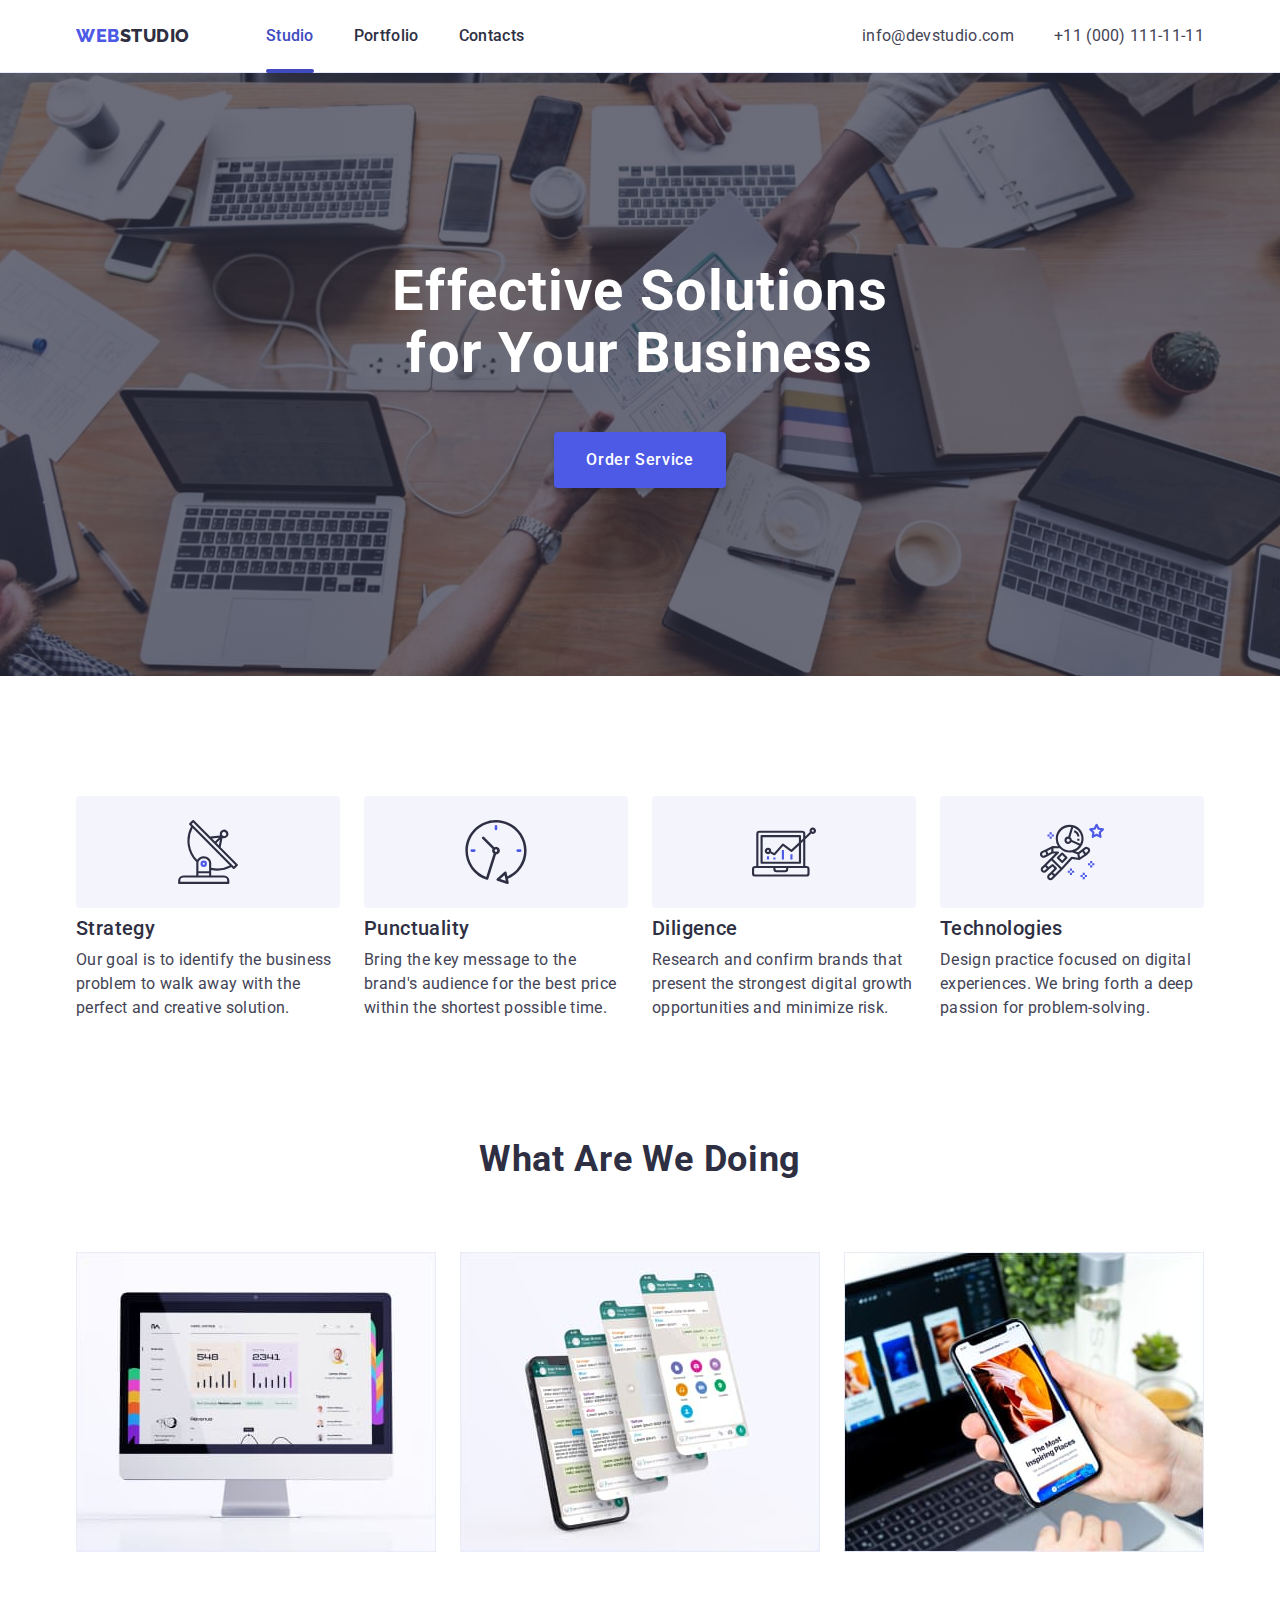
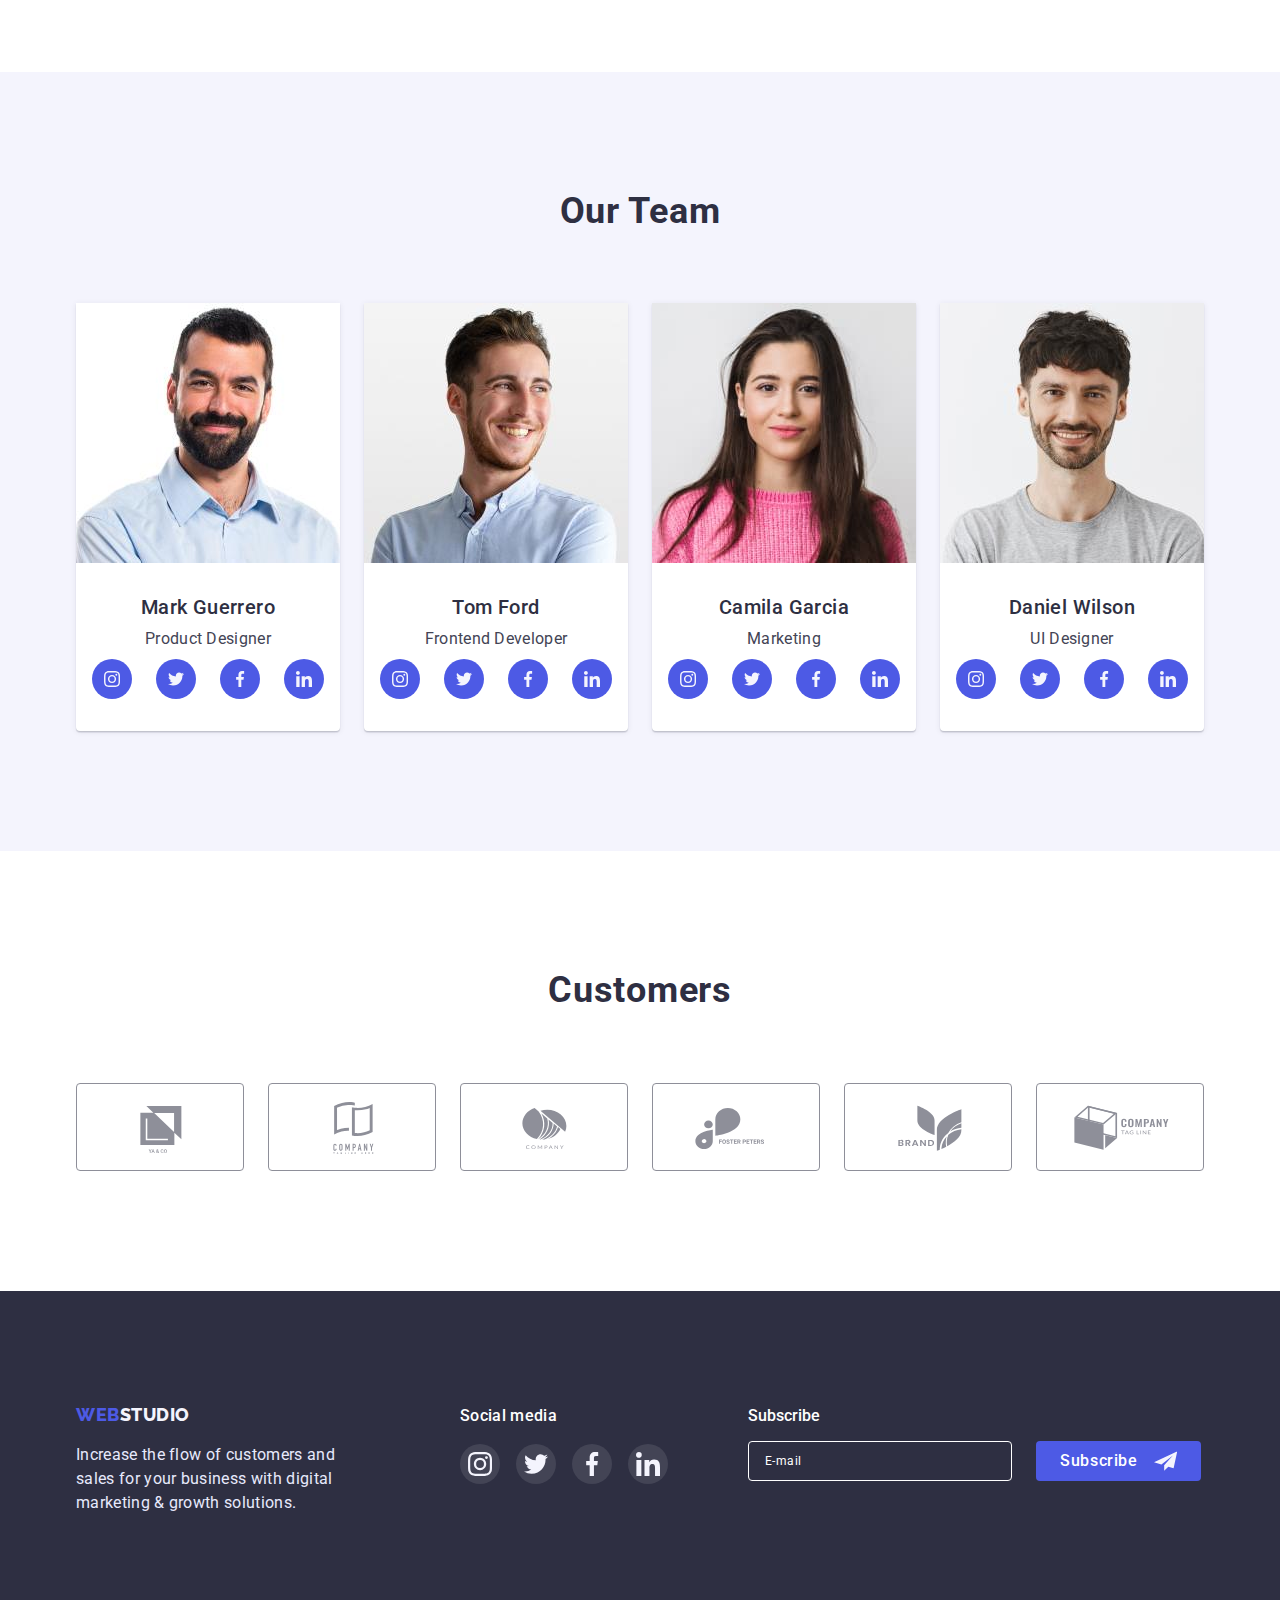
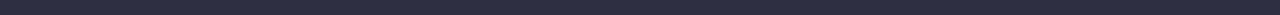
<file: index.html>
<!DOCTYPE html>
<html lang="en">
  <head>
    <meta charset="UTF-8" />
    <meta http-equiv="X-UA-Compatible" content="IE=edge" />
    <meta name="viewport" content="width=device-width, initial-scale=1.0" />
    <title>Studio</title>
    <link rel="preconnect" href="https://fonts.googleapis.com" />
    <link rel="preconnect" href="https://fonts.gstatic.com" crossorigin />
    <link
      href="https://fonts.googleapis.com/css2?family=Raleway:wght@800&family=Roboto:wght@400;500;700;900&display=swap"
      rel="stylesheet"
    />
    <link
      rel="stylesheet"
      href="https://cdnjs.cloudflare.com/ajax/libs/modern-normalize/1.1.0/modern-normalize.min.css"
    />
    <link rel="stylesheet" href="css/styles.css" />
  </head>
  <body>
    <header class="header">
      <div class="container main-nav">
        <nav class="site-navigation">
          <a href="./index.html" class="logo"
            ><span class="logo-accent">WEB</span>STUDIO</a
          >
          <ul class="nav-links list">
            <li class="item">
              <a href="./index.html" class="link active">Studio</a>
            </li>
            <li class="item">
              <a href="./portfolio.html" class="link">Portfolio</a>
            </li>
            <li class="item"><a href="" class="link">Contacts</a></li>
          </ul>
        </nav>
        <address class="site-address">
          <ul class="address-links list">
            <li class="item">
              <a href="mailto:info@devstudio.com" class="link"
                >info@devstudio.com</a
              >
            </li>
            <li class="item">
              <a href="tel:+110001111111" class="link">+11 (000) 111-11-11</a>
            </li>
          </ul>
        </address>
      </div>
    </header>
    <main>
      <section class="hero">
        <h1 class="hero-title">Effective Solutions for Your Business</h1>
        <button type="button" class="order-btn" data-modal-open>
          Order Service
        </button>
      </section>
      <section class="future section">
        <div class="container">
          <h2 class="visually-hidden">Our mission</h2>
          <ul class="future-list list">
            <li class="item">
              <div class="future-icon">
                <svg class="icon" width="64" height="64">
                  <use href="./images/icons.svg#icon-antenna"></use>
                </svg>
              </div>
              <h3 class="section-subtitle">Strategy</h3>
              <p class="section-text">
                Our goal is to identify the business problem to walk away with
                the perfect and creative solution.
              </p>
            </li>
            <li class="item">
              <div class="future-icon">
                <svg class="icon" width="64" height="64">
                  <use href="./images/icons.svg#icon-clock"></use>
                </svg>
              </div>
              <h3 class="section-subtitle">Punctuality</h3>
              <p class="section-text">
                Bring the key message to the brand's audience for the best price
                within the shortest possible time.
              </p>
            </li>
            <li class="item">
              <div class="future-icon">
                <svg class="icon" width="64" height="64">
                  <use href="./images/icons.svg#icon-diagram"></use>
                </svg>
              </div>
              <h3 class="section-subtitle">Diligence</h3>
              <p class="section-text">
                Research and confirm brands that present the strongest digital
                growth opportunities and minimize risk.
              </p>
            </li>
            <li class="item">
              <div class="future-icon">
                <svg class="icon" width="64" height="64">
                  <use href="./images/icons.svg#icon-astronaut"></use>
                </svg>
              </div>
              <h3 class="section-subtitle">Technologies</h3>
              <p class="section-text">
                Design practice focused on digital experiences. We bring forth a
                deep passion for problem-solving.
              </p>
            </li>
          </ul>
        </div>
      </section>
      <section class="section">
        <div class="container">
          <h2 class="section-title">What are we doing</h2>
          <ul class="projects-list list">
            <li class="item">
              <img
                src="./images/img1.jpg"
                alt="Computer with an open Web site"
                width="360"
              />
            </li>
            <li class="item">
              <img
                src="./images/img2.jpg"
                alt="Messenger on a smartphone"
                width="360"
              />
            </li>
            <li class="item">
              <img
                src="./images/img3.jpg"
                alt="Hand holding a smartphone"
                width="360"
              />
            </li>
          </ul>
        </div>
      </section>
      <section class="team section">
        <div class="container">
          <h2 class="section-title">Our team</h2>
          <ul class="team-list list">
            <li class="item">
              <img
                src="./images/Mark_Guerrero.jpg"
                alt="Photo of Mark Guerrero"
                width="264"
              />
              <div class="wrapper">
                <h3 class="section-subtitle">Mark Guerrero</h3>
                <p class="section-text">Product Designer</p>
                <ul class="team-social-list list">
                  <li class="team-social-item">
                    <a href="" class="team-social-link link">
                      <svg class="social-icon">
                        <use href="./images/icons.svg#icon-instagram"></use>
                      </svg>
                    </a>
                  </li>
                  <li class="team-social-item">
                    <a href="" class="team-social-link link">
                      <svg class="social-icon">
                        <use href="./images/icons.svg#icon-twitter"></use>
                      </svg>
                    </a>
                  </li>
                  <li class="team-social-item">
                    <a href="" class="team-social-link link">
                      <svg class="social-icon">
                        <use href="./images/icons.svg#icon-facebook"></use>
                      </svg>
                    </a>
                  </li>
                  <li class="team-social-item">
                    <a href="" class="team-social-link link">
                      <svg class="social-icon">
                        <use href="./images/icons.svg#icon-linkedin"></use>
                      </svg>
                    </a>
                  </li>
                </ul>
              </div>
            </li>
            <li class="item">
              <img
                src="./images/Tom_Ford.jpg"
                alt="Photo of Tom Ford"
                width="264"
              />
              <div class="wrapper">
                <h3 class="section-subtitle">Tom Ford</h3>
                <p class="section-text">Frontend Developer</p>
                <ul class="team-social-list list">
                  <li class="team-social-item">
                    <a href="" class="team-social-link link">
                      <svg class="social-icon">
                        <use href="./images/icons.svg#icon-instagram"></use>
                      </svg>
                    </a>
                  </li>
                  <li class="team-social-item">
                    <a href="" class="team-social-link link">
                      <svg class="social-icon">
                        <use href="./images/icons.svg#icon-twitter"></use>
                      </svg>
                    </a>
                  </li>
                  <li class="team-social-item">
                    <a href="" class="team-social-link link">
                      <svg class="social-icon">
                        <use href="./images/icons.svg#icon-facebook"></use>
                      </svg>
                    </a>
                  </li>
                  <li class="team-social-item">
                    <a href="" class="team-social-link link">
                      <svg class="social-icon">
                        <use href="./images/icons.svg#icon-linkedin"></use>
                      </svg>
                    </a>
                  </li>
                </ul>
              </div>
            </li>
            <li class="item">
              <img
                src="./images/Camila_Garcia.jpg"
                alt="Photo of Camila Garcia"
                width="264"
              />
              <div class="wrapper">
                <h3 class="section-subtitle">Camila Garcia</h3>
                <p class="section-text">Marketing</p>
                <ul class="team-social-list list">
                  <li class="team-social-item">
                    <a href="" class="team-social-link link">
                      <svg class="social-icon">
                        <use href="./images/icons.svg#icon-instagram"></use>
                      </svg>
                    </a>
                  </li>
                  <li class="team-social-item">
                    <a href="" class="team-social-link link">
                      <svg class="social-icon">
                        <use href="./images/icons.svg#icon-twitter"></use>
                      </svg>
                    </a>
                  </li>
                  <li class="team-social-item">
                    <a href="" class="team-social-link link">
                      <svg class="social-icon">
                        <use href="./images/icons.svg#icon-facebook"></use>
                      </svg>
                    </a>
                  </li>
                  <li class="team-social-item">
                    <a href="" class="team-social-link link">
                      <svg class="social-icon">
                        <use href="./images/icons.svg#icon-linkedin"></use>
                      </svg>
                    </a>
                  </li>
                </ul>
              </div>
            </li>
            <li class="item">
              <img
                src="./images/Daniel_Wilson.jpg"
                alt="Photo of Daniel Wilson"
                width="264"
              />
              <div class="wrapper">
                <h3 class="section-subtitle">Daniel Wilson</h3>
                <p class="section-text">UI Designer</p>
                <ul class="team-social-list list">
                  <li class="team-social-item">
                    <a href="" class="team-social-link link">
                      <svg class="social-icon">
                        <use href="./images/icons.svg#icon-instagram"></use>
                      </svg>
                    </a>
                  </li>
                  <li class="team-social-item">
                    <a href="" class="team-social-link link">
                      <svg class="social-icon">
                        <use href="./images/icons.svg#icon-twitter"></use>
                      </svg>
                    </a>
                  </li>
                  <li class="team-social-item">
                    <a href="" class="team-social-link link">
                      <svg class="social-icon">
                        <use href="./images/icons.svg#icon-facebook"></use>
                      </svg>
                    </a>
                  </li>
                  <li class="team-social-item">
                    <a href="" class="team-social-link link">
                      <svg class="social-icon">
                        <use href="./images/icons.svg#icon-linkedin"></use>
                      </svg>
                    </a>
                  </li>
                </ul>
              </div>
            </li>
          </ul>
        </div>
      </section>
      <section class="customers section">
        <div class="container">
          <h2 class="section-title">Customers</h2>
          <ul class="customers-list list">
            <li class="customers-item">
              <a href="" class="customers-link">
                <svg class="customers-icon">
                  <use href="./images/icons.svg#icon-logo"></use>
                </svg>
              </a>
            </li>
            <li class="customers-item">
              <a href="" class="customers-link">
                <svg class="customers-icon">
                  <use href="./images/icons.svg#icon-logo-1"></use>
                </svg>
              </a>
            </li>
            <li class="customers-item">
              <a href="" class="customers-link">
                <svg class="customers-icon">
                  <use href="./images/icons.svg#icon-logo-2"></use>
                </svg>
              </a>
            </li>
            <li class="customers-item">
              <a href="" class="customers-link">
                <svg class="customers-icon">
                  <use href="./images/icons.svg#icon-logo-3"></use>
                </svg>
              </a>
            </li>
            <li class="customers-item">
              <a href="" class="customers-link">
                <svg class="customers-icon">
                  <use href="./images/icons.svg#icon-logo-4"></use>
                </svg>
              </a>
            </li>
            <li class="customers-item">
              <a href="" class="customers-link">
                <svg class="customers-icon">
                  <use href="./images/icons.svg#icon-logo-5"></use>
                </svg>
              </a>
            </li>
          </ul>
        </div>
      </section>
    </main>
    <footer>
      <div class="footer-container container">
        <div class="footer-text">
          <a href="./index.html" class="footer-logo link"
            ><span class="logo-accent">WEB</span>STUDIO</a
          >
          <p class="footer-description">
            Increase the flow of customers and sales for your business with
            digital marketing & growth solutions.
          </p>
        </div>
        <div class="footer-social">
          <p class="footer-social-title">Social media</p>
          <ul class="footer-social-list list">
            <li class="footer-social-item">
              <a href="" class="footer-social-link link">
                <svg class="footer-icon" width="24" height="24">
                  <use href="./images/icons.svg#icon-instagram"></use>
                </svg>
              </a>
            </li>
            <li class="footer-social-item">
              <a href="" class="footer-social-link link">
                <svg class="footer-icon" width="24" height="24">
                  <use href="./images/icons.svg#icon-twitter"></use>
                </svg>
              </a>
            </li>
            <li class="footer-social-item">
              <a href="" class="footer-social-link link">
                <svg class="footer-icon" width="24" height="24">
                  <use href="./images/icons.svg#icon-facebook"></use>
                </svg>
              </a>
            </li>
            <li class="footer-social-item">
              <a href="" class="footer-social-link link">
                <svg class="footer-icon" width="24" height="24">
                  <use href="./images/icons.svg#icon-linkedin"></use>
                </svg>
              </a>
            </li>
          </ul>
        </div>
        <div class="sign_up-form">
          <p class="form-label">Subscribe</p>
          <form name="sign_up-form" class="form-field">
            <input
              type="email"
              name="email"
              id="subscribe_email"
              class="form-input"
              placeholder="E-mail"
            />
            <button type="submit" class="form-btn">
              Subscribe
              <svg class="submit-icon" width="24" height="24">
                <use href="./images/icons.svg#icon-submit"></use>
              </svg>
            </button>
          </form>
        </div>
      </div>
    </footer>
    <div class="backdrop is-hidden" data-modal>
      <div class="modal">
        <button type="button" class="modal-close-btn" data-modal-close>
          <svg class="modal-icon" width="8" height="8">
            <use href="./images/icons.svg#icon-modal-close-btn"></use>
          </svg>
        </button>
        <p class="modal-title">Leave your contacts and we will call you back</p>
        <form class="modal-form">
          <div class="modal-field">
            <label for="user_name" class="input-label">Name</label>
            <div class="input-wrapper">
              <input
                type="text"
                name="name"
                id="user_name"
                class="modal-input"
              />
              <svg class="input-icon" width="18" height="18">
                <use href="./images/icons.svg#icon-person"></use>
              </svg>
            </div>
          </div>
          <div class="modal-field">
            <label for="user_phone" class="input-label">Phone</label>
            <div class="input-wrapper">
              <input
                type="tel"
                name="name"
                id="user_phone"
                class="modal-input"
              />
              <svg class="input-icon" width="18" height="18">
                <use href="./images/icons.svg#icon-phone"></use>
              </svg>
            </div>
          </div>
          <div class="modal-field">
            <label for="user_email" class="input-label">Email</label>
            <div class="input-wrapper">
              <input
                type="email"
                name="name"
                id="user_email"
                class="modal-input"
              />
              <svg class="input-icon" width="18" height="18">
                <use href="./images/icons.svg#icon-email"></use>
              </svg>
            </div>
          </div>
          <div class="modal-field">
            <label for="user_comment" class="input-label">Comment</label>
            <textarea
              name="comment"
              id="user_comment"
              class="modal-textarea"
              placeholder="Text input"
            ></textarea>
          </div>
          <div class="modal-check">
            <input
              type="checkbox"
              name="user_privacy"
              id="user_privacy"
              class="user-privacy visually-hidden"
            />
            <label for="user_privacy" class="check-text">
              <span>
                <svg class="check-icon" width="10" height="8">
                  <use href="./images/icons.svg#icon-vector"></use>
                </svg>
              </span>
              I accept the terms and conditions of the&nbsp;
              <a href="" class="check-link">Privacy Policy</a></label
            >
          </div>
          <button type="submit" class="modal-btn">Send</button>
        </form>
      </div>
    </div>
    <script src="./js/modal.js"></script>
  </body>
</html>
</file>
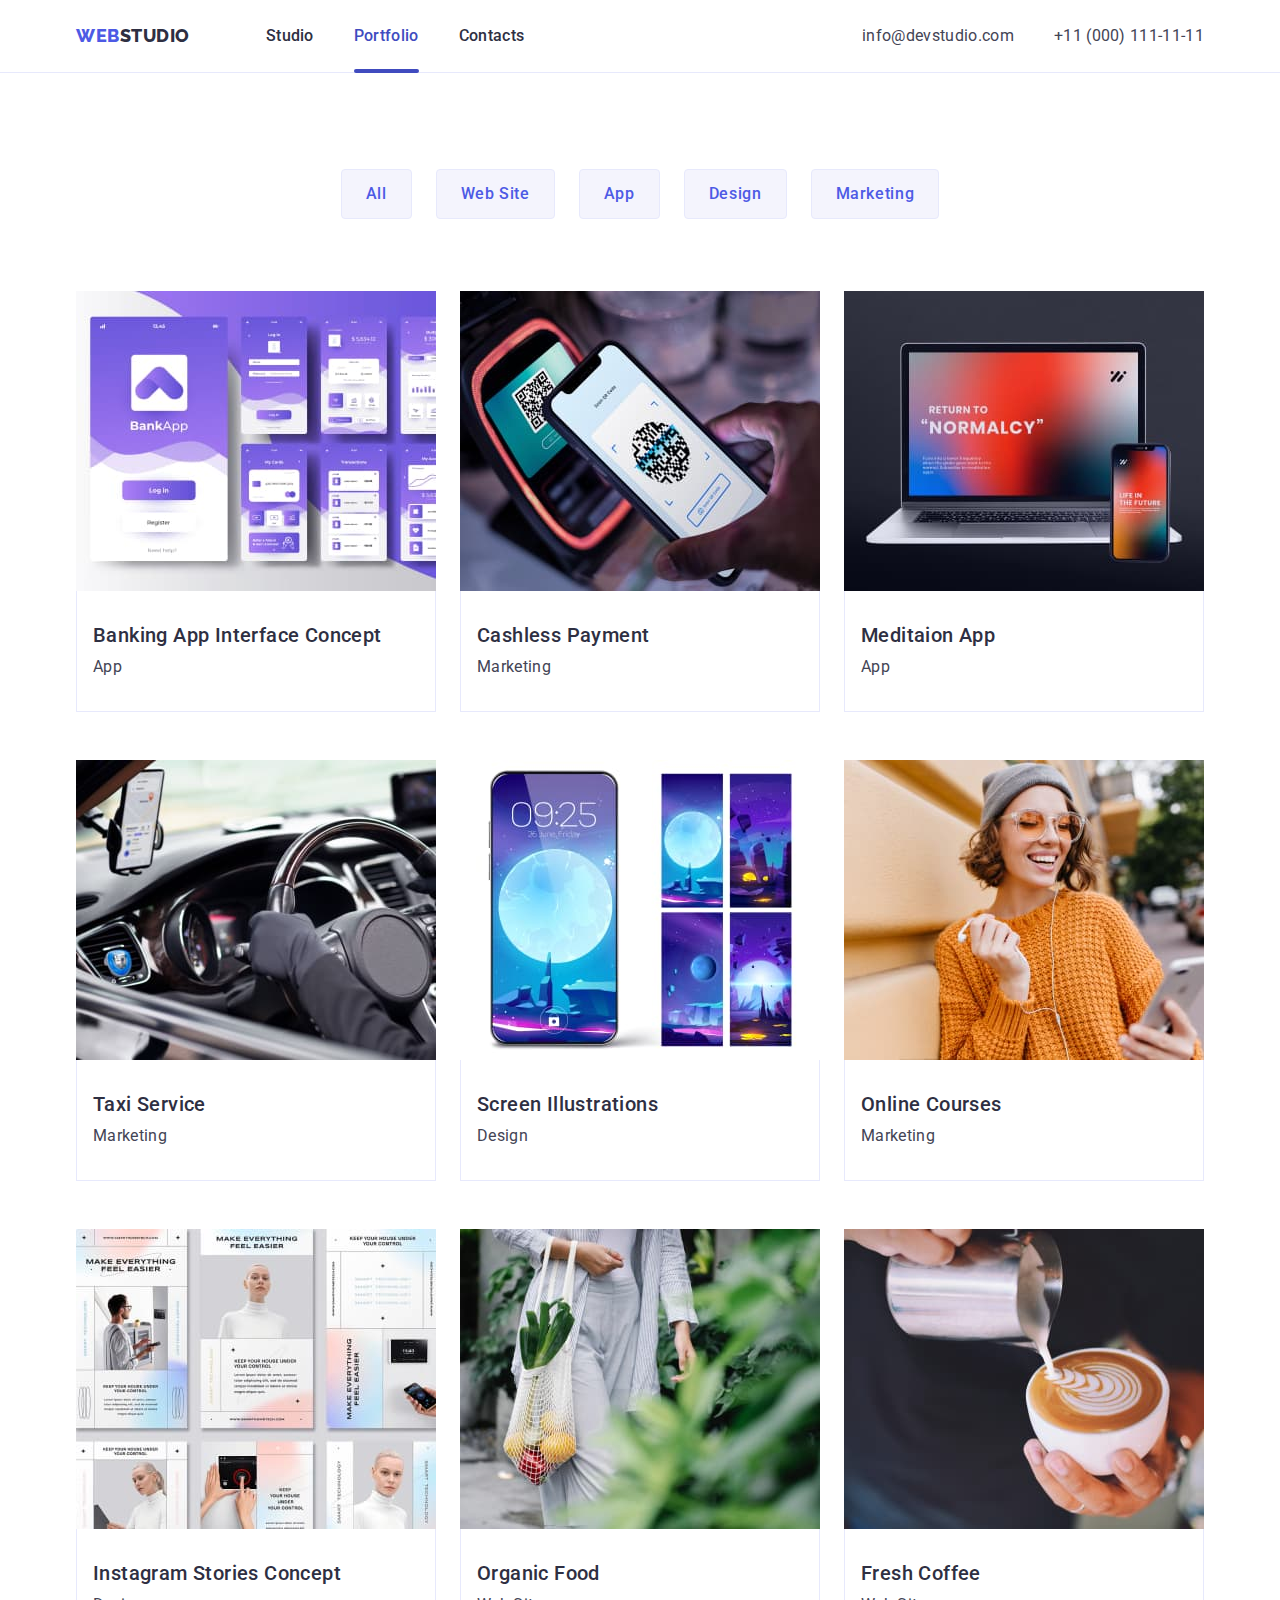
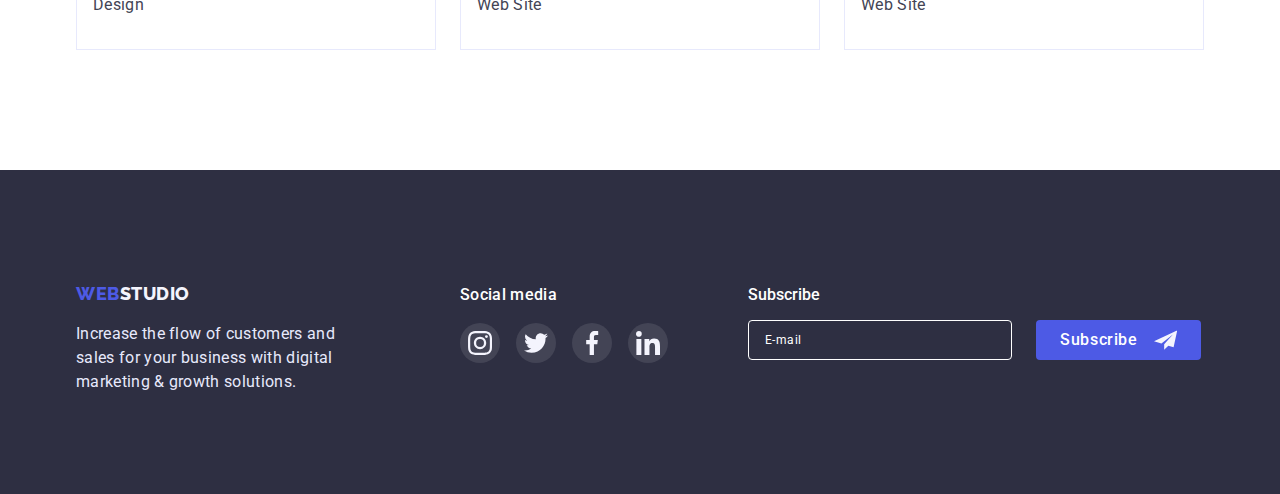
<file: portfolio.html>
<!DOCTYPE html>
<html lang="en">
  <head>
    <meta charset="UTF-8" />
    <meta http-equiv="X-UA-Compatible" content="IE=edge" />
    <meta name="viewport" content="width=device-width, initial-scale=1.0" />
    <title>Portfolio</title>
    <link rel="preconnect" href="https://fonts.googleapis.com" />
    <link rel="preconnect" href="https://fonts.gstatic.com" crossorigin />
    <link
      href="https://fonts.googleapis.com/css2?family=Raleway:wght@800&family=Roboto:wght@400;500;700;900&display=swap"
      rel="stylesheet"
    />
    <link
      rel="stylesheet"
      href="https://cdnjs.cloudflare.com/ajax/libs/modern-normalize/1.1.0/modern-normalize.min.css"
    />
    <link rel="stylesheet" href="css/styles.css" />
  </head>
  <body>
    <header class="header">
      <div class="container main-nav">
        <nav class="site-navigation">
          <a href="./index.html" class="logo"
            ><span class="logo-accent">WEB</span>STUDIO</a
          >
          <ul class="nav-links list">
            <li class="item">
              <a href="./index.html" class="link">Studio</a>
            </li>
            <li class="item">
              <a href="./portfolio.html" class="link active">Portfolio</a>
            </li>
            <li class="item"><a href="" class="link">Contacts</a></li>
          </ul>
        </nav>
        <address class="site-address">
          <ul class="address-links list">
            <li class="item">
              <a href="mailto:info@devstudio.com" class="link"
                >info@devstudio.com</a
              >
            </li>
            <li class="item">
              <a href="tel:+110001111111" class="link">+11 (000) 111-11-11</a>
            </li>
          </ul>
        </address>
      </div>
    </header>
    <main>
      <section class="products">
        <div class="container">
          <h1 class="visually-hidden">Our products</h1>
          <ul class="products-nav-list list">
            <li class="item">
              <button type="button" class="products-nav-btn">All</button>
            </li>
            <li class="item">
              <button type="button" class="products-nav-btn">Web Site</button>
            </li>
            <li class="item">
              <button type="button" class="products-nav-btn">App</button>
            </li>
            <li class="item">
              <button type="button" class="products-nav-btn">Design</button>
            </li>
            <li class="item">
              <button type="button" class="products-nav-btn">Marketing</button>
            </li>
          </ul>

          <ul class="products-list list">
            <li class="item">
              <div class="product-thumb">
                <img
                  src="./images/portfolio/row_one_img1.jpg"
                  alt="BankApp screenshots"
                  width="360"
                  height="300"
                />
                <p class="product-card">
                  14 Stylish and User-Friendly App Design Concepts · Task
                  Manager App · Calorie Tracker App · Exotic Fruit Ecommerce App
                  · Cloud Storage App
                </p>
              </div>
              <div class="product-meta">
                <h2 class="section-subtitle">Banking App Interface Concept</h2>
                <p class="section-text">App</p>
              </div>
            </li>
            <li class="item">
              <div class="product-thumb">
                <img
                  src="./images/portfolio/row_one_img2.jpg"
                  alt="QR scanner"
                  width="360"
                  height="300"
                />
                <p class="product-card">
                  14 Stylish and User-Friendly App Design Concepts · Task
                  Manager App · Calorie Tracker App · Exotic Fruit Ecommerce App
                  · Cloud Storage App
                </p>
              </div>
              <div class="product-meta">
                <h2 class="section-subtitle">Cashless Payment</h2>
                <p class="section-text">Marketing</p>
              </div>
            </li>
            <li class="item">
              <div class="product-thumb">
                <img
                  src="./images/portfolio/row_one_img3.jpg"
                  alt="Laptop and Smartphone with a Meditaion app immage"
                  width="360"
                  height="300"
                />
                <p class="product-card">
                  14 Stylish and User-Friendly App Design Concepts · Task
                  Manager App · Calorie Tracker App · Exotic Fruit Ecommerce App
                  · Cloud Storage App
                </p>
              </div>
              <div class="product-meta">
                <h2 class="section-subtitle">Meditaion App</h2>
                <p class="section-text">App</p>
              </div>
            </li>
            <li class="item">
              <div class="product-thumb">
                <img
                  src="./images/portfolio/row_two_img1.jpg"
                  alt="Taxi driver using an app on the smartphone"
                  width="360"
                  height="300"
                />
                <p class="product-card">
                  14 Stylish and User-Friendly App Design Concepts · Task
                  Manager App · Calorie Tracker App · Exotic Fruit Ecommerce App
                  · Cloud Storage App
                </p>
              </div>
              <div class="product-meta">
                <h2 class="section-subtitle">Taxi Service</h2>
                <p class="section-text">Marketing</p>
              </div>
            </li>
            <li class="item">
              <div class="product-thumb">
                <img
                  src="./images/portfolio/row_two_img2.jpg"
                  alt="Five different illustrations for a smartphone screen"
                  width="360"
                  height="300"
                />
                <p class="product-card">
                  14 Stylish and User-Friendly App Design Concepts · Task
                  Manager App · Calorie Tracker App · Exotic Fruit Ecommerce App
                  · Cloud Storage App
                </p>
              </div>
              <div class="product-meta">
                <h2 class="section-subtitle">Screen Illustrations</h2>
                <p class="section-text">Design</p>
              </div>
            </li>
            <li class="item">
              <div class="product-thumb">
                <img
                  src="./images/portfolio/row_two_img3.jpg"
                  alt="A girl smiling while looking on her smartphone"
                  width="360"
                  height="300"
                />
                <p class="product-card">
                  14 Stylish and User-Friendly App Design Concepts · Task
                  Manager App · Calorie Tracker App · Exotic Fruit Ecommerce App
                  · Cloud Storage App
                </p>
              </div>
              <div class="product-meta">
                <h2 class="section-subtitle">Online Courses</h2>
                <p class="section-text">Marketing</p>
              </div>
            </li>
            <li class="item">
              <div class="product-thumb">
                <img
                  src="./images/portfolio/row_three_img1.jpg"
                  alt="Variety of different stories concepts "
                  width="360"
                  height="300"
                />
                <p class="product-card">
                  14 Stylish and User-Friendly App Design Concepts · Task
                  Manager App · Calorie Tracker App · Exotic Fruit Ecommerce App
                  · Cloud Storage App
                </p>
              </div>
              <div class="product-meta">
                <h2 class="section-subtitle">Instagram Stories Concept</h2>
                <p class="section-text">Design</p>
              </div>
            </li>
            <li class="item">
              <div class="product-thumb">
                <img
                  src="./images/portfolio/row_three_img2.jpg"
                  alt="A woman carrying eco bag with fruits and vegetables"
                  width="360"
                  height="300"
                />
                <p class="product-card">
                  14 Stylish and User-Friendly App Design Concepts · Task
                  Manager App · Calorie Tracker App · Exotic Fruit Ecommerce App
                  · Cloud Storage App
                </p>
              </div>
              <div class="product-meta">
                <h2 class="section-subtitle">Organic Food</h2>
                <p class="section-text">Web Site</p>
              </div>
            </li>
            <li class="item">
              <div class="product-thumb">
                <img
                  src="./images/portfolio/row_three_img3.jpg"
                  alt="A cup of coffee"
                  width="360"
                  height="300"
                />
                <p class="product-card">
                  14 Stylish and User-Friendly App Design Concepts · Task
                  Manager App · Calorie Tracker App · Exotic Fruit Ecommerce App
                  · Cloud Storage App
                </p>
              </div>
              <div class="product-meta">
                <h2 class="section-subtitle">Fresh Coffee</h2>
                <p class="section-text">Web Site</p>
              </div>
            </li>
          </ul>
        </div>
      </section>
    </main>
    <footer>
      <div class="footer-container container">
        <div class="footer-text">
          <a href="./index.html" class="footer-logo link"
            ><span class="logo-accent">WEB</span>STUDIO</a
          >
          <p class="footer-description">
            Increase the flow of customers and sales for your business with
            digital marketing & growth solutions.
          </p>
        </div>
        <div class="footer-social">
          <p class="footer-social-title">Social media</p>
          <ul class="footer-social-list list">
            <li class="footer-social-item">
              <a href="" class="footer-social-link link">
                <svg class="footer-icon" width="24" height="24">
                  <use href="./images/icons.svg#icon-instagram"></use>
                </svg>
              </a>
            </li>
            <li class="footer-social-item">
              <a href="" class="footer-social-link link">
                <svg class="footer-icon" width="24" height="24">
                  <use href="./images/icons.svg#icon-twitter"></use>
                </svg>
              </a>
            </li>
            <li class="footer-social-item">
              <a href="" class="footer-social-link link">
                <svg class="footer-icon" width="24" height="24">
                  <use href="./images/icons.svg#icon-facebook"></use>
                </svg>
              </a>
            </li>
            <li class="footer-social-item">
              <a href="" class="footer-social-link link">
                <svg class="footer-icon" width="24" height="24">
                  <use href="./images/icons.svg#icon-linkedin"></use>
                </svg>
              </a>
            </li>
          </ul>
        </div>
        <div class="sign_up-form">
          <p class="form-label">Subscribe</p>
          <form name="sign_up-form" class="form-field">
            <input
              type="email"
              name="email"
              id="user_email"
              class="form-input"
              placeholder="E-mail"
            />
            <button type="submit" class="form-btn">
              Subscribe
              <svg class="submit-icon" width="24" height="24">
                <use href="./images/icons.svg#icon-submit"></use>
              </svg>
            </button>
          </form>
        </div>
      </div>
    </footer>
  </body>
</html>
</file>
<file: css/styles.css>
*,
*::before,
*::after {
  box-sizing: border-box;
}

:root {
  /* SLATE */
  --body-text-color: #434455;
  /*NAVY BLUE*/
  --secondary-text-color: #2e2f42;
  /* IRIS */
  --button-normal-color: #4d5ae5;
  /* OCEAN */
  --button-hover-color: #404bbf;
  /* CLOUD */
  --light-mode-color: #f4f4fd;
  /* CORNFLOWER */
  --accent-color: #e7e9fc;
  /* WHITE-C */
  --white-color: #fff;
  /* LIGHT SLATE */
  --helper-color: #8e8f99;
  /*GREEN */
  --success-color: #31d0aa;
}

body {
  color: var(--body-text-color);
  background-color: var(--white-color);
  font-family: "Roboto", sans-serif;
}
img {
  display: block;
}
.container {
  width: 1158px;
  padding-left: 15px;
  padding-right: 15px;
  margin: 0 auto;
}

.list {
  list-style: none;
  padding-left: 0;
  margin-top: 0;
  margin-bottom: 0;
}
/* HEADER */
.header {
  border-bottom: 1px solid var(--accent-color);
}

.logo {
  display: block;
  padding-top: 24px;
  padding-bottom: 24px;

  font-family: "Raleway", sans-serif;
  font-weight: 800;
  font-size: 18px;
  line-height: 1.33;
  letter-spacing: 0.03em;
  text-transform: uppercase;
  text-decoration: none;

  color: var(--secondary-text-color);
}

.logo-accent {
  color: var(--button-normal-color);
}

.link {
  text-decoration: none;
}

.main-nav {
  display: flex;
  align-items: center;
}

.site-navigation {
  display: flex;
}

.nav-links {
  display: flex;
  margin-left: 76px;
}

.nav-links > .item:not(:last-child) {
  margin-right: 40px;
}

.nav-links .link {
  position: relative;
  display: block;
  padding-top: 24px;
  padding-bottom: 24px;

  font-weight: 500;
  line-height: 1.5;
  letter-spacing: 0.02em;

  color: var(--secondary-text-color);

  transition: color 250ms cubic-bezier(0.4, 0, 0.2, 1);
}
.nav-links .link.active {
  color: var(--button-hover-color);
}
.nav-links .link.active::after {
  content: "";
  position: absolute;

  display: block;
  width: 100%;
  height: 4px;
  left: 0;
  bottom: -1px;

  background: var(--button-hover-color);
  border-radius: 2px;
}

.site-address {
  margin-left: auto;
}

.address-links {
  display: flex;
}

.address-links > .item:not(:last-child) {
  margin-right: 40px;
}

.address-links .link {
  display: block;
  padding-top: 24px;
  padding-bottom: 24px;

  font-style: normal;
  line-height: 1.5;
  letter-spacing: 0.02em;

  color: var(--body-text-color);

  transition: color 250ms cubic-bezier(0.4, 0, 0.2, 1);
}

.nav-links .link:hover,
.nav-links .link:focus,
.address-links .link:hover,
.address-links .link:focus {
  color: var(--button-hover-color);
}

/* HERO */
.hero {
  max-width: 1440px;
  margin: 0 auto;
  padding: 188px 0;
  background-color: var(--secondary-text-color);
  text-align: center;
  background-image: linear-gradient(
      rgba(46, 47, 66, 0.7),
      rgba(46, 47, 66, 0.7)
    ),
    url("../images/hero_background_img.jpg");
  background-repeat: no-repeat;
  background-position: center;
  background-size: cover;
}

.hero-title {
  width: 496px;
  margin-left: auto;
  margin-right: auto;
  margin-top: 0;

  margin-bottom: 48px;

  font-size: 56px;
  line-height: 1.1;
  letter-spacing: 0.02em;

  text-align: center;

  color: var(--white-color);
}

.order-btn,
.form-btn,
.modal-btn {
  font-family: inherit;
  font-weight: 500;
  font-size: 16px;
  line-height: 1.5;

  letter-spacing: 0.04em;
  cursor: pointer;

  color: var(--white-color);
  background-color: var(--button-normal-color);

  border-width: 0;
  box-shadow: 0px 4px 4px rgba(0, 0, 0, 0.15);
  border-radius: 4px;

  padding: 16px 32px;

  transition: background-color 250ms cubic-bezier(0.4, 0, 0.2, 1);
}

.order-btn:hover,
.order-btn:focus,
.modal-btn:hover,
.modal-btn:focus {
  background-color: var(--button-hover-color);
}

/* COLLECTIVE */
.visually-hidden {
  position: absolute;
  width: 1px;
  height: 1px;
  margin: -1px;
  border: 0;
  padding: 0;

  white-space: nowrap;
  clip-path: inset(100%);
  clip: rect(0 0 0 0);
  overflow: hidden;
}
.section {
  padding-top: 120px;
  padding-bottom: 120px;
}
.future.section {
  padding-bottom: 0;
}

.section-title {
  margin-top: 0;
  margin-bottom: 72px;

  font-size: 36px;
  line-height: 1.1;
  text-align: center;
  text-transform: capitalize;
  letter-spacing: 0.02em;

  color: var(--secondary-text-color);
}

.section-subtitle {
  margin-top: 0;
  margin-bottom: 8px;
  font-weight: 500;
  font-size: 20px;
  line-height: 1.2;
  letter-spacing: 0.02em;

  color: var(--secondary-text-color);
}

.footer-description,
.section-text,
.footer-social-title,
.product-card,
.modal-title {
  margin-top: 0;
  margin-bottom: 0;
  line-height: 1.5;
  letter-spacing: 0.02em;

  color: var(--body-text-color);
}

.wrapper {
  text-align: center;
  padding: 32px 16px;
}

/* FUTURE */
.future-icon {
  display: flex;
  justify-content: center;
  align-items: center;

  margin-bottom: 8px;
  width: 264px;
  height: 112px;

  background-color: var(--light-mode-color);

  border-radius: 4px;
}

.future-list {
  display: flex;
}

.future-list > .item {
  flex-basis: 264px;
  margin-right: 24px;
}

.future-list > .item:last-child {
  margin-right: 0;
}

/* PROJECTS */
.projects-list {
  display: flex;
}

.projects-list > .item:not(:last-child) {
  margin-right: 24px;
}

/* TEAM */
.team {
  background-color: var(--light-mode-color);
}

.team-list {
  display: flex;
}

.team-list .item {
  background-color: var(--white-color);
  box-shadow: 0px 1px 6px rgba(46, 47, 66, 0.08),
    0px 1px 1px rgba(46, 47, 66, 0.16), 0px 2px 1px rgba(46, 47, 66, 0.08);
  border-radius: 0px 0px 4px 4px;

  margin-right: 24px;
}

.team-list .item:last-child {
  margin-right: 0;
}

.team-social-list {
  margin-top: 8px;
  display: flex;
  justify-content: center;
  gap: 24px;
}

.team-social-item {
  width: 40px;
  height: 40px;
}
.team-social-link {
  display: flex;
  justify-content: center;
  align-items: center;

  width: 100%;
  height: 100%;

  border-radius: 50%;
  background-color: var(--button-normal-color);
  transition: background-color 250ms cubic-bezier(0.4, 0, 0.2, 1);
}

.team-social-link:hover,
.team-social-link:focus {
  background-color: var(--button-hover-color);
}
.social-icon {
  width: 16px;
  height: 16px;

  fill: var(--light-mode-color);
}
/* CUSTOMERS */

.customers-list {
  display: flex;
  gap: 24px;
}
.customers-item {
  width: calc((100% - 120px) / 6);
  height: 88px;
}
.customers-link {
  display: flex;
  align-items: center;
  justify-content: center;
  height: 100%;

  border: 1px solid var(--helper-color);
  border-radius: 4px;

  fill: var(--helper-color);

  transition: border-color 250ms cubic-bezier(0.4, 0, 0.2, 1),
    fill 250ms cubic-bezier(0.4, 0, 0.2, 1);
}

.customers-link:hover,
.customers-link:focus {
  border-color: var(--button-hover-color);
  fill: var(--button-hover-color);
}

.customers-icon {
  width: 104px;
  height: 56px;
}

/* PORTFOLIO */
section.products {
  padding-top: 96px;
  padding-bottom: 120px;
}

.products-nav-list {
  display: flex;
  justify-content: center;
  margin-bottom: 72px;
}

.products-nav-list > .item:not(:last-child) {
  margin-right: 24px;
}

.products-nav-btn {
  padding: 12px 24px;
  font-family: inherit;
  font-weight: 500;
  font-size: 16px;
  line-height: 1.5;

  letter-spacing: 0.04em;
  cursor: pointer;

  color: var(--button-normal-color);
  background-color: var(--light-mode-color);
  border: 1px solid var(--accent-color);
  border-radius: 4px;

  transition: color 250ms cubic-bezier(0.4, 0, 0.2, 1),
    background-color 250ms cubic-bezier(0.4, 0, 0.2, 1),
    border-color 250ms cubic-bezier(0.4, 0, 0.2, 1),
    box-shadow 250ms cubic-bezier(0.4, 0, 0.2, 1);
}

.products-nav-btn:hover,
.products-nav-btn:focus {
  color: var(--white-color);
  background-color: var(--button-hover-color);
  border-color: var(--button-hover-color);
  box-shadow: 0px 3px 1px rgba(0, 0, 0, 0.1), 0px 2px 1px rgba(0, 0, 0, 0.08),
    0px 2px 2px rgba(0, 0, 0, 0.12);
}

.products-list {
  display: flex;
  flex-wrap: wrap;
}

.products-list .item {
  margin-right: 24px;
  margin-bottom: 48px;
  transition: box-shadow 250ms cubic-bezier(0.4, 0, 0.2, 1);
}
.products-list .item:hover,
.products-list .item:focus {
  box-shadow: 0px 1px 6px rgba(46, 47, 66, 0.08),
    0px 1px 1px rgba(46, 47, 66, 0.16), 0px 2px 1px rgba(46, 47, 66, 0.08);
}
.products-list .item:nth-child(3n) {
  margin-right: 0px;
}

.products-list .item:nth-last-child(-n + 3) {
  margin-bottom: 0px;
}

.products-list .item:hover .product-card,
.products-list .item:focus .product-card {
  transform: translateY(0);
}

.product-thumb {
  position: relative;
  overflow: hidden;
}

.product-card {
  position: absolute;
  top: 0;
  left: 0;
  height: 100%;

  padding: 40px 32px 164px;

  color: var(--light-mode-color);
  background-color: var(--button-normal-color);

  transform: translateY(100%);
  transition: transform 250ms cubic-bezier(0.4, 0, 0.2, 1);
}

.product-meta {
  padding-left: 16px;
  padding-top: 32px;
  padding-bottom: 32px;
  border-left: 1px solid var(--accent-color);
  border-bottom: 1px solid var(--accent-color);
  border-right: 1px solid var(--accent-color);
}

/* FOOTER */
footer {
  background-color: var(--secondary-text-color);
  padding-top: 100px;
  padding-bottom: 100px;
}
.footer-container {
  display: flex;
  align-items: baseline;
}
.footer-text {
  margin-right: 120px;
}
.footer-logo {
  display: block;
  margin-bottom: 16px;

  font-family: "Raleway", sans-serif;
  font-weight: 800;
  font-size: 18px;
  line-height: 1.33;
  letter-spacing: 0.03em;
  text-transform: uppercase;
  color: var(--light-mode-color);
}

.footer-description {
  color: var(--accent-color);
  width: 264px;
}

.footer-social {
  margin-right: 80px;
}
.footer-social-title,
.form-label {
  /* display: block; */
  color: var(--white-color);
  margin-bottom: 16px;
  font-weight: 500;
}

.footer-social-list {
  display: flex;
  gap: 16px;
}

.footer-social-item {
  width: 40px;
  height: 40px;
}
.footer-social-link {
  display: flex;
  justify-content: center;
  align-items: center;

  width: 100%;
  height: 100%;

  border-radius: 50%;
  background-color: var(--body-text-color);
  fill: var(--light-mode-color);

  transition: background-color 250ms cubic-bezier(0.4, 0, 0.2, 1);
}

.footer-social-link:hover,
.footer-social-link:focus {
  background-color: var(--success-color);
}

/* FOOTER FORM */
.form-field {
  display: flex;
  align-items: center;
}

.form-input {
  margin-right: 24px;
  padding: 8px 16px;
  width: 264px;
  height: 40px;
  font-size: 12px;
  border: 1px solid var(--white-color);
  color: var(--white-color);
  background-color: transparent;
  border-radius: 4px;
}

.form-input::placeholder {
  color: var(--white-color);
  font-size: 12px;
  line-height: 2;
  letter-spacing: 0.04em;
}

.form-btn {
  display: flex;
  justify-content: center;
  align-items: center;

  width: 165px;
  height: 40px;
  padding: 8px 24px;
  gap: 16px;

  fill: var(--light-mode-color);
  box-shadow: none;

  transition: background-color 250ms cubic-bezier(0.4, 0, 0.2, 1);
}

.form-btn:hover {
  background-color: var(--button-hover-color);
}

/* MODAL */
.backdrop {
  position: fixed;
  top: 0;
  width: 100%;
  height: 100%;
  background-color: rgba(46, 47, 66, 0.4);

  transition: opacity 250ms cubic-bezier(0.4, 0, 0.2, 1),
    visibility 250ms cubic-bezier(0.4, 0, 0.2, 1);
}

.modal {
  position: absolute;
  width: 408px;
  min-height: 584px;
  padding: 24px;

  top: 50%;
  left: 50%;
  transform: translate(-50%, -50%) scaleY(1);

  background-color: #fcfcfc;
  border-radius: 4px;

  transition: transform 250ms cubic-bezier(0.4, 0, 0.2, 1);
}

.backdrop.is-hidden .modal {
  transform: translate(-50%, -50%) scaleY(0);
}

.is-hidden {
  opacity: 0;
  pointer-events: none;
  visibility: hidden;
}

.modal-close-btn {
  display: flex;
  padding: 8px;

  margin-left: auto;
  margin-bottom: 24px;

  border-radius: 50%;
  border: 1px solid rgba(0, 0, 0, 0.1);
  background-color: var(--accent-color);

  cursor: pointer;
  transition: fill 250ms cubic-bezier(0.4, 0, 0.2, 1),
    background-color 250ms cubic-bezier(0.4, 0, 0.2, 1);
}

.modal-close-btn:hover,
.modal-close-btn:focus {
  fill: var(--white-color);
  background-color: var(--button-hover-color);
}

.modal-title {
  margin-bottom: 16px;

  font-weight: 500;
  text-align: center;

  color: var(--secondary-text-color);
}

.modal-field {
  display: block;
  margin-bottom: 8px;
}
.modal-field:nth-child(4) {
  margin-bottom: 16px;
}
.input-label,
.check-text {
  display: block;
  font-size: 12px;
  line-height: 1.17;
  letter-spacing: 0.04em;

  margin-bottom: 4px;

  color: var(--helper-color);
}
.input-wrapper {
  position: relative;
}
.modal-input {
  width: 100%;
  height: 40px;
  opacity: 0.2;

  border: 1px solid var(--secondary-text-color);
  border-radius: 4px;
  padding-left: 38px;

  background-color: transparent;
  outline: transparent;

  font-size: 12px;

  transition: border-color 250ms cubic-bezier(0.4, 0, 0.2, 1),
    opacity 250ms cubic-bezier(0.4, 0, 0.2, 1),
    fill 250ms cubic-bezier(0.4, 0, 0.2, 1);
}

.modal-input:focus {
  border-color: var(--button-normal-color);
  opacity: 1;
}

.modal-input:focus + .input-icon {
  fill: var(--button-normal-color);
}

.input-icon {
  position: absolute;
  left: 16px;
  top: 50%;
  transform: translateY(-50%);
}
.modal-textarea {
  display: block;
  width: 100%;
  height: 120px;
  padding: 8px 16px;

  border: 1px solid rgba(46, 47, 66, 0.2);
  border-radius: 4px;
  outline: transparent;

  background-color: transparent;
  font-size: 12px;
  resize: none;

  transition: border-color 250ms cubic-bezier(0.4, 0, 0.2, 1);
}

.modal-textarea:focus {
  border-color: var(--button-normal-color);
}

.modal-textarea::placeholder {
  color: rgba(46, 47, 66, 0.4);
}

.check-text {
  display: flex;
  align-items: center;
  margin-bottom: 24px;
}

.check-text span {
  display: flex;
  align-items: center;
  justify-content: center;
  width: 16px;
  height: 16px;
  margin-right: 8px;

  border: 1px solid var(--secondary-text-color);
  border-radius: 2px;

  fill: transparent;
}

.user-privacy:checked + .check-text > span {
  background-color: var(--button-hover-color);
  border: none;
  fill: var(--light-mode-color);
}

.user-privacy:focus + .check-text > span {
  border-color: var(--button-hover-color);
}

.check-link {
  color: var(--button-normal-color);
}
.modal-btn {
  display: block;
  margin: 0 auto;
  width: 169px;
  height: 56px;
}
</file>
